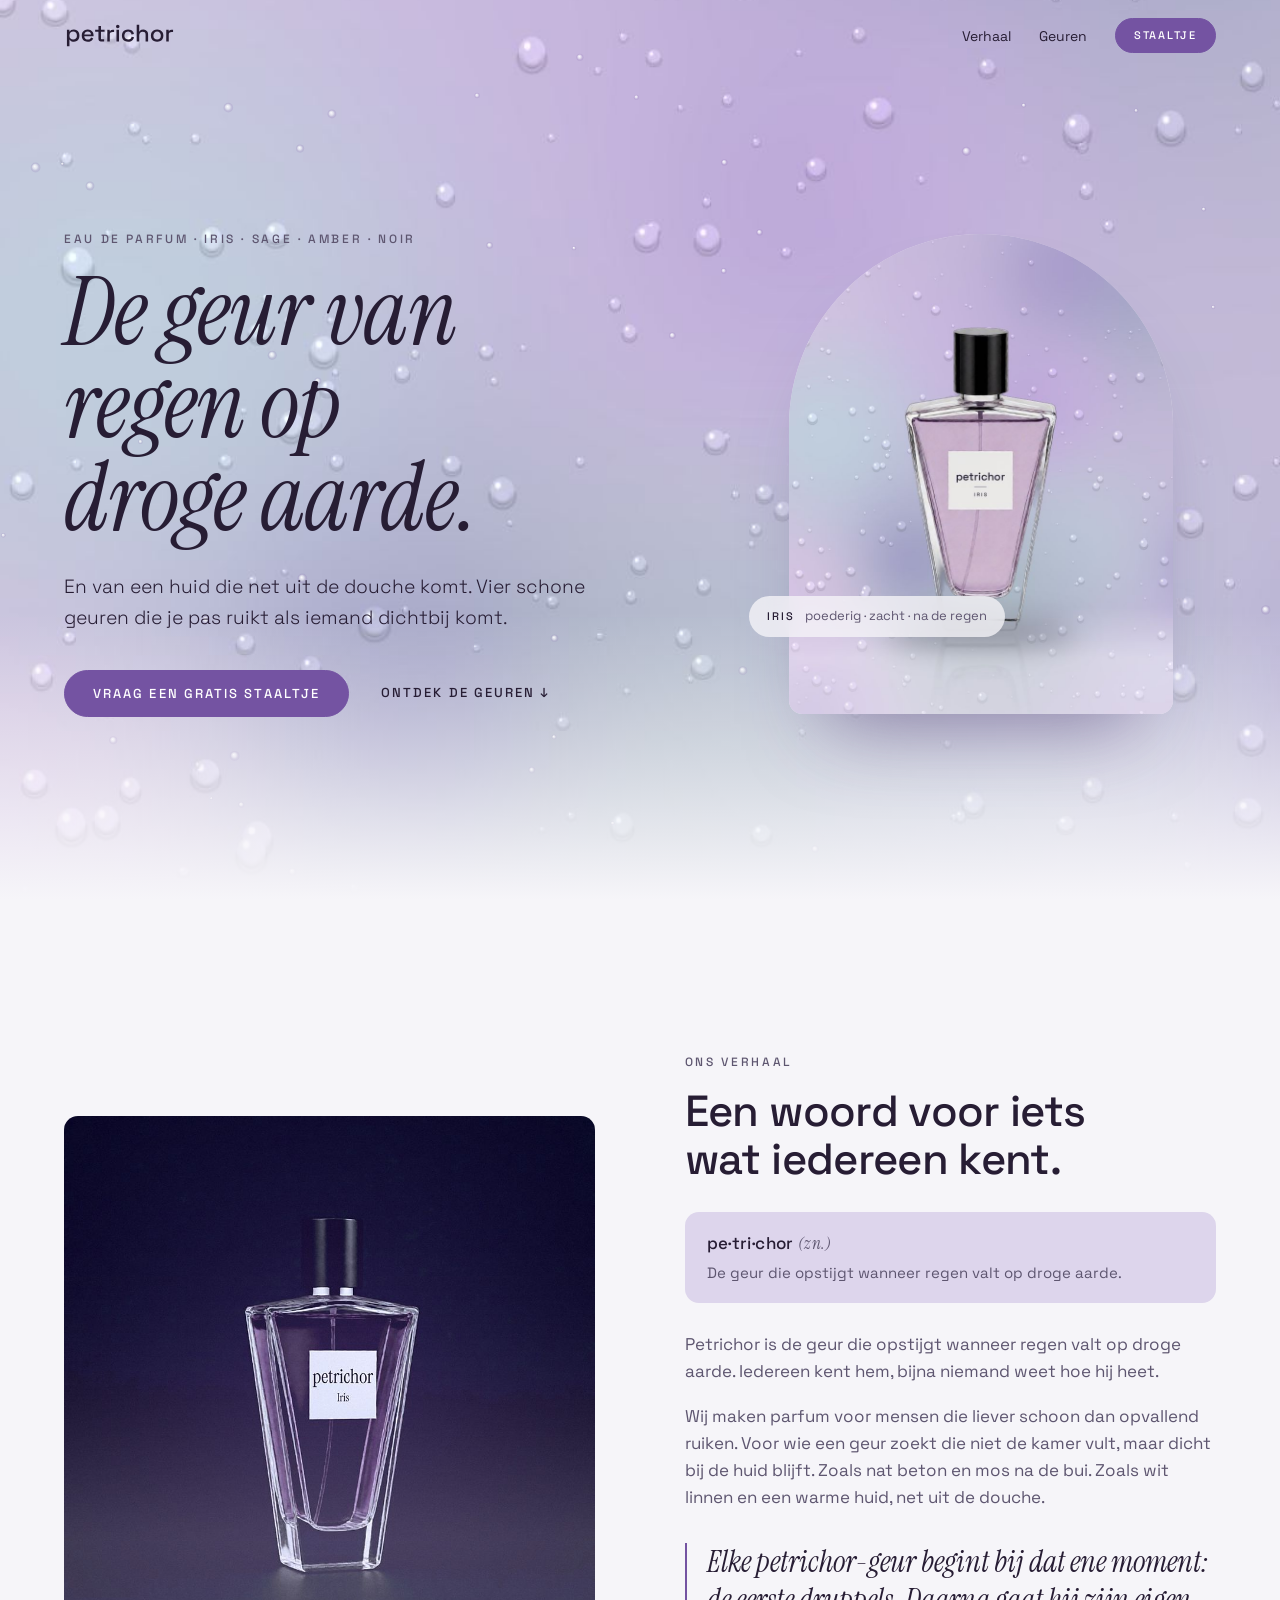
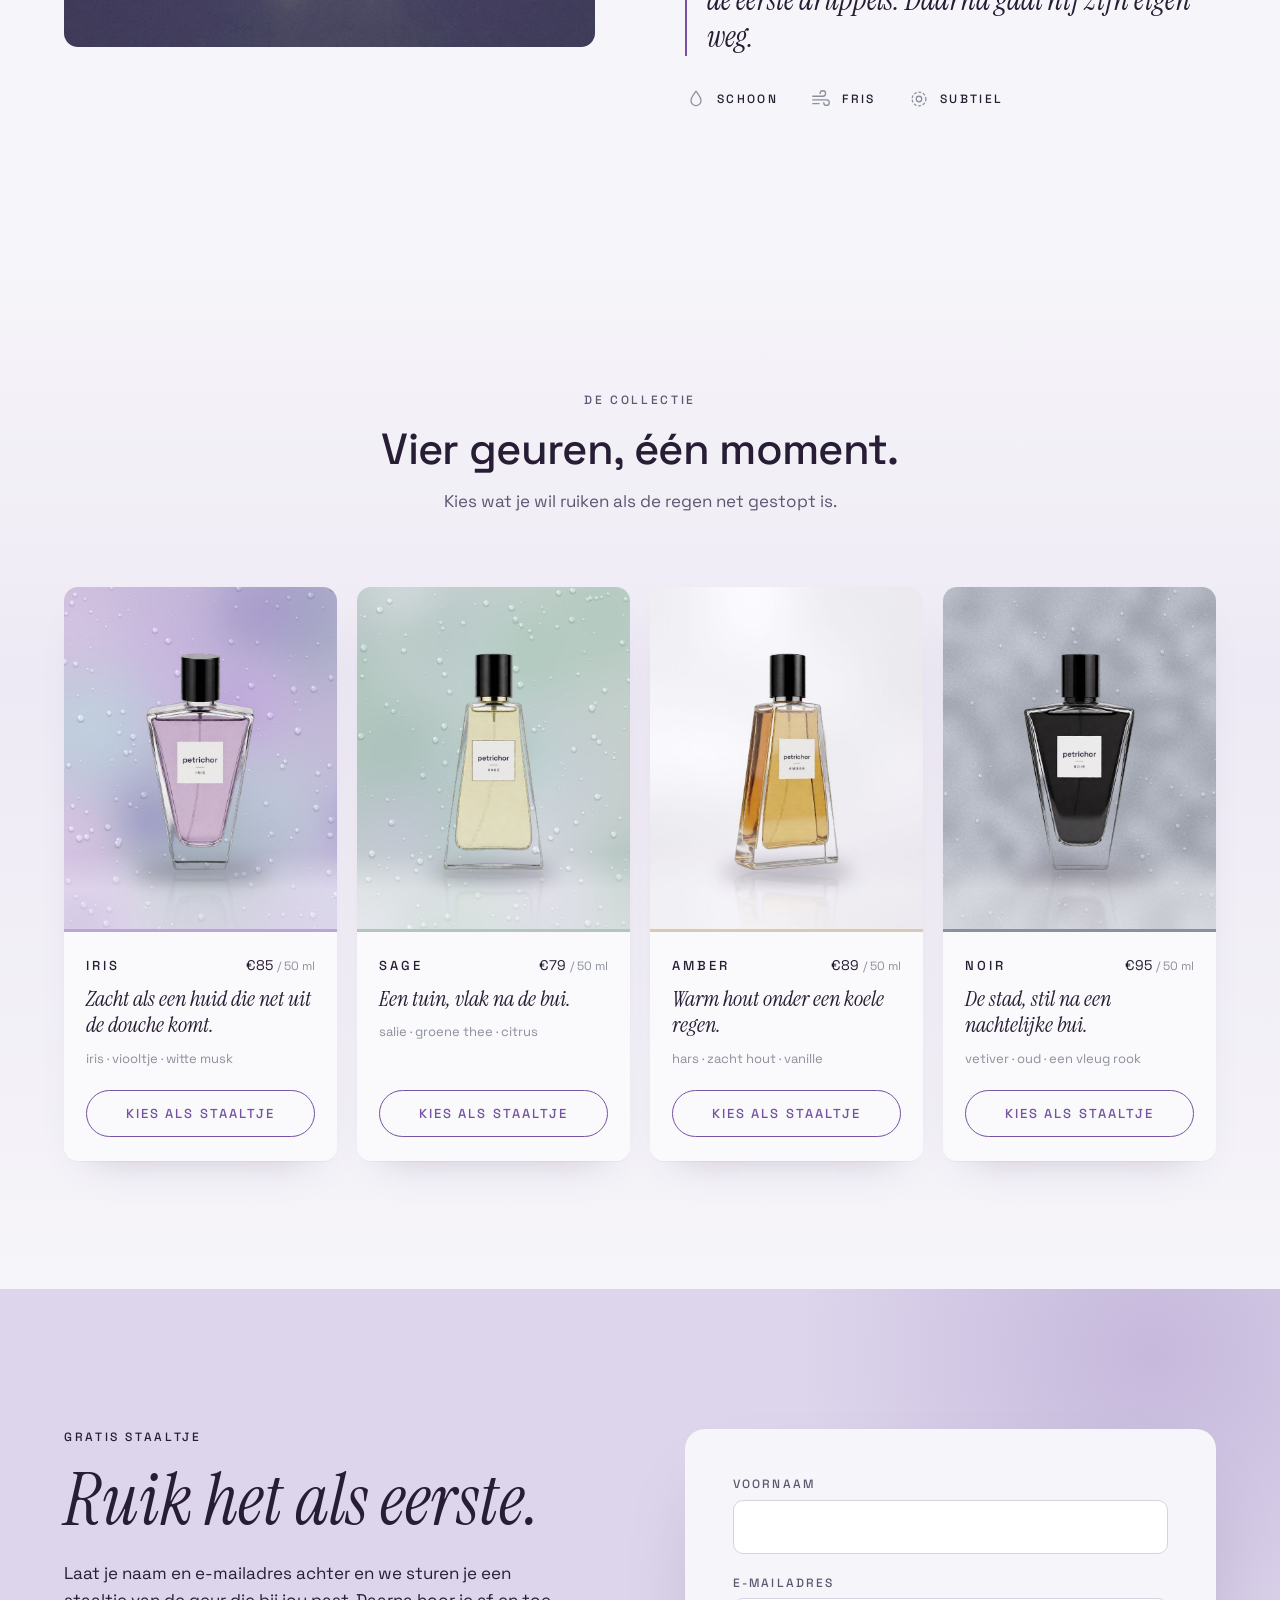
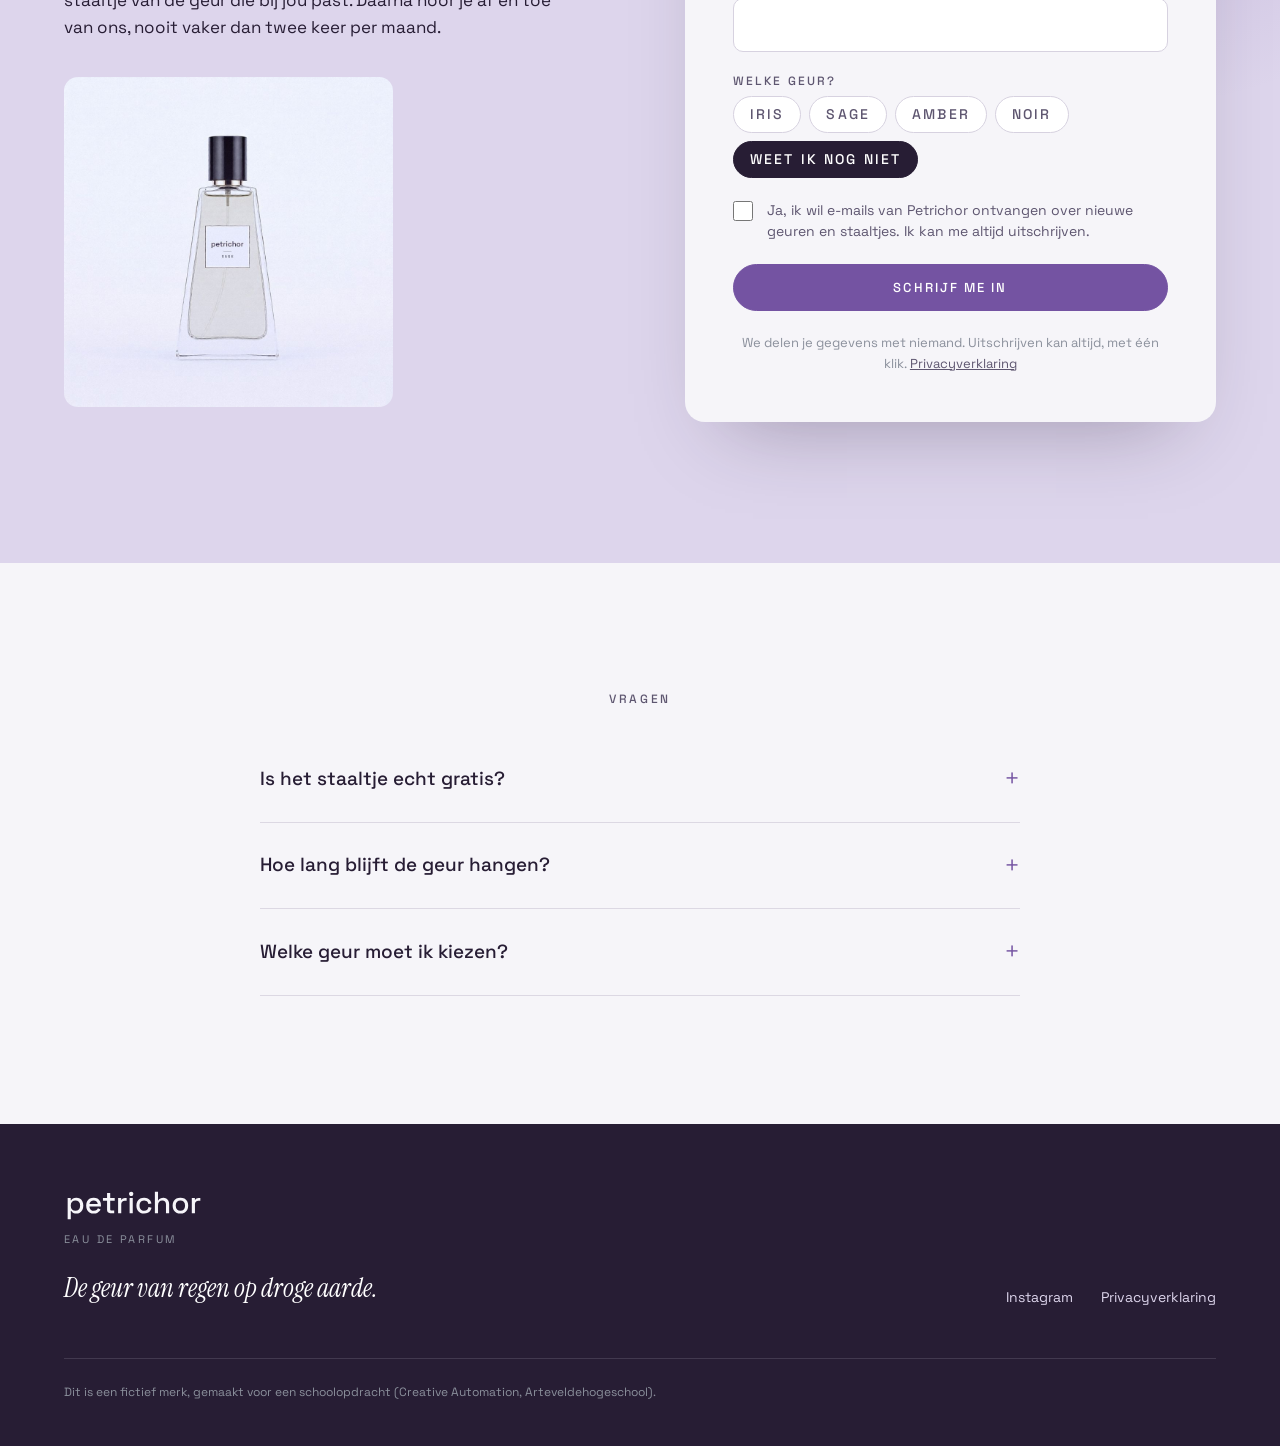
<file: index.html>
<!doctype html>
<html lang="nl">
<head>
  <meta charset="utf-8">
  <meta name="viewport" content="width=device-width, initial-scale=1">
  <title>petrichor · de geur van regen op droge aarde</title>
  <meta name="description" content="Vier schone, subtiele eau de parfums: Iris, Sage, Amber en Noir. Schrijf je in en ontvang een gratis staaltje.">
  <meta name="theme-color" content="#F6F5F9">

  <!-- Delen op sociale media -->
  <meta property="og:title" content="petrichor · de geur van regen op droge aarde">
  <meta property="og:description" content="Vier schone, subtiele eau de parfums. Vraag een gratis staaltje.">
  <meta property="og:image" content="og-petrichor.jpg">
  <meta property="og:type" content="website">

  <link rel="icon" href="favicon.svg" type="image/svg+xml">

  <!-- Lettertypes: Space Grotesk (primair) + Instrument Serif (accent) -->
  <link rel="preconnect" href="https://fonts.googleapis.com">
  <link rel="preconnect" href="https://fonts.gstatic.com" crossorigin>
  <link href="https://fonts.googleapis.com/css2?family=Instrument+Serif:ital@0;1&family=Space+Grotesk:wght@300;400;500;700&display=swap" rel="stylesheet">

  <link rel="stylesheet" href="style.css">
</head>
<body>

  <a class="skip" href="#inhoud">Naar de inhoud</a>

  <!-- ============ NAVIGATIE ============ -->
  <header class="nav" id="nav">
    <a class="nav__logo" href="#top" aria-label="petrichor, naar boven">
      <img src="Petrichor_wordmark_PlumInk.svg" alt="petrichor" width="118" height="29">
    </a>
    <nav aria-label="Hoofdmenu">
      <ul class="nav__links">
        <li><a href="#verhaal">Verhaal</a></li>
        <li><a href="#geuren">Geuren</a></li>
        <li><a class="btn btn--small" href="#staaltje">Staaltje</a></li>
      </ul>
    </nav>
  </header>

  <main id="inhoud">

    <!-- ============ 1. HERO ============ -->
    <section class="hero" id="top" aria-labelledby="hero-titel">
      <canvas class="hero__rain" aria-hidden="true"></canvas>
      <div class="hero__inner wrap">
        <div class="hero__text">
          <p class="label">Eau de parfum · Iris · Sage · Amber · Noir</p>
          <h1 id="hero-titel" class="serif hero__title">De geur van regen op droge&nbsp;aarde.</h1>
          <p class="hero__sub">En van een huid die net uit de douche komt. Vier schone geuren die je pas ruikt als iemand dichtbij komt.</p>
          <div class="hero__actions">
            <a class="btn" href="#staaltje">Vraag een gratis staaltje</a>
            <a class="link-arrow" href="#geuren">Ontdek de geuren <span aria-hidden="true">↓</span></a>
          </div>
        </div>
        <figure class="hero__visual">
          <img src="geur-iris.jpg" width="800" height="1000"
               alt="Iris-fles met petrichor-label voor een raam met regendruppels, in zacht lila licht.">
          <figcaption class="hero__tag"><span>Iris</span> poederig · zacht · na de regen</figcaption>
        </figure>
      </div>
    </section>

    <!-- ============ 2. VERHAAL ============ -->
    <section class="story wrap" id="verhaal" aria-labelledby="verhaal-titel">
      <figure class="story__img reveal">
        <img src="verhaal-iris-donker.jpg" width="900" height="900" loading="lazy"
             alt="Iris-fles met petrichor-label op een donker, violet decor met zacht licht van boven.">
      </figure>
      <div class="story__text reveal">
        <p class="label">Ons verhaal</p>
        <h2 id="verhaal-titel">Een woord voor iets wat iedereen kent.</h2>

        <dl class="definition">
          <dt>pe·tri·chor <span>(zn.)</span></dt>
          <dd>De geur die opstijgt wanneer regen valt op droge aarde.</dd>
        </dl>

        <p>Petrichor is de geur die opstijgt wanneer regen valt op droge aarde. Iedereen kent hem, bijna niemand weet hoe hij heet.</p>
        <p>Wij maken parfum voor mensen die liever schoon dan opvallend ruiken. Voor wie een geur zoekt die niet de kamer vult, maar dicht bij de huid blijft. Zoals nat beton en mos na de bui. Zoals wit linnen en een warme huid, net uit de douche.</p>
        <p class="serif story__quote">Elke petrichor-geur begint bij dat ene moment: de eerste druppels. Daarna gaat hij zijn eigen weg.</p>

        <ul class="values" aria-label="Kernwoorden">
          <li>
            <svg viewBox="0 0 24 24" aria-hidden="true"><path d="M12 3.5c3 4 5.5 7.2 5.5 10.2a5.5 5.5 0 0 1-11 0c0-3 2.5-6.2 5.5-10.2Z"/></svg>
            Schoon
          </li>
          <li>
            <svg viewBox="0 0 24 24" aria-hidden="true"><path d="M3 9h11a3 3 0 1 0-3-3M3 13h15a3 3 0 1 1-3 3M3 17h7"/></svg>
            Fris
          </li>
          <li>
            <svg viewBox="0 0 24 24" aria-hidden="true"><circle cx="12" cy="12" r="3"/><circle cx="12" cy="12" r="7.5" stroke-dasharray="2 3"/></svg>
            Subtiel
          </li>
        </ul>
      </div>
    </section>

    <!-- ============ 3. DE GEUREN ============ -->
    <section class="scents" id="geuren" aria-labelledby="geuren-titel">
      <div class="wrap">
        <header class="section-head reveal">
          <p class="label">De collectie</p>
          <h2 id="geuren-titel">Vier geuren, één moment.</h2>
          <p class="section-head__intro">Kies wat je wil ruiken als de regen net gestopt is.</p>
        </header>

        <ul class="scents__grid">
          <li class="card reveal" style="--accent:#B9A6D6">
            <img src="geur-iris.jpg" width="800" height="1000" loading="lazy"
                 alt="Iris-fles met petrichor-label voor een raam met regendruppels, in zacht lila licht.">
            <div class="card__body">
              <div class="card__top"><h3>Iris</h3><span class="card__price">€85 <small>/ 50 ml</small></span></div>
              <p class="serif card__line">Zacht als een huid die net uit de douche komt.</p>
              <p class="card__notes">iris · viooltje · witte musk</p>
              <button class="btn btn--ghost" type="button" data-geur="Iris">Kies als staaltje</button>
            </div>
          </li>
          <li class="card reveal" style="--accent:#B3C6BD">
            <img src="geur-sage.jpg" width="800" height="1000" loading="lazy"
                 alt="Sage-fles met petrichor-label voor een beslagen raam met groene en grijze tinten.">
            <div class="card__body">
              <div class="card__top"><h3>Sage</h3><span class="card__price">€79 <small>/ 50 ml</small></span></div>
              <p class="serif card__line">Een tuin, vlak na de bui.</p>
              <p class="card__notes">salie · groene thee · citrus</p>
              <button class="btn btn--ghost" type="button" data-geur="Sage">Kies als staaltje</button>
            </div>
          </li>
          <li class="card reveal" style="--accent:#D9C9B4">
            <img src="geur-amber.jpg" width="800" height="1000" loading="lazy"
                 alt="Amber-fles met petrichor-label op wit linnen in bewolkt daglicht.">
            <div class="card__body">
              <div class="card__top"><h3>Amber</h3><span class="card__price">€89 <small>/ 50 ml</small></span></div>
              <p class="serif card__line">Warm hout onder een koele regen.</p>
              <p class="card__notes">hars · zacht hout · vanille</p>
              <button class="btn btn--ghost" type="button" data-geur="Amber">Kies als staaltje</button>
            </div>
          </li>
          <li class="card reveal" style="--accent:#8B909C">
            <img src="geur-noir.jpg" width="800" height="1000" loading="lazy"
                 alt="Noir-fles met petrichor-label op nat, lichtgrijs beton met kleine druppels.">
            <div class="card__body">
              <div class="card__top"><h3>Noir</h3><span class="card__price">€95 <small>/ 50 ml</small></span></div>
              <p class="serif card__line">De stad, stil na een nachtelijke bui.</p>
              <p class="card__notes">vetiver · oud · een vleug rook</p>
              <button class="btn btn--ghost" type="button" data-geur="Noir">Kies als staaltje</button>
            </div>
          </li>
        </ul>
      </div>
    </section>

    <!-- ============ 4. CTA + NIEUWSBRIEF ============ -->
    <section class="signup" id="staaltje" aria-labelledby="staaltje-titel">
      <div class="wrap signup__inner">
        <div class="signup__intro reveal">
          <p class="label">Gratis staaltje</p>
          <h2 id="staaltje-titel" class="serif signup__title">Ruik het als eerste.</h2>
          <p>Laat je naam en e-mailadres achter en we sturen je een staaltje van de geur die bij jou past. Daarna hoor je af en toe van ons, nooit vaker dan twee keer per maand.</p>
          <img class="signup__img" src="staaltje-sage.jpg" width="900" height="900" loading="lazy"
               alt="Sage-fles met petrichor-label op een licht, koel decor.">
        </div>

        <div class="signup__card reveal">
          <!-- ================================================================
               MAILERLITE  ·  KIES ÉÉN VAN DE TWEE MANIEREN
               ----------------------------------------------------------------
               MANIER A (aanbevolen, de huisstijl blijft):
                 Open main.js en vul bovenaan MAILERLITE_ACTION in met de
                 action-URL uit je MailerLite-embedcode
                 (begint met https://assets.mailerlite.com/jsonp/...).
                 Het formulier hieronder stuurt dan rechtstreeks naar MailerLite.

               MANIER B (de volledige embedcode van MailerLite):
                 Verwijder alles tussen "BEGIN FORMULIER" en "EINDE FORMULIER"
                 en plak op die plek de HTML-embedcode uit MailerLite
                 (Forms > jouw form > Overview > Embed form > HTML code).
                 style.css past de lettertypes en kleuren al aan.
               ================================================================ -->

          <!-- BEGIN FORMULIER -->
          <form class="form" id="staaltje-form" novalidate>
            <div class="field">
              <label for="f-naam">Voornaam</label>
              <input id="f-naam" name="fields[name]" type="text" autocomplete="given-name" required>
            </div>
            <div class="field">
              <label for="f-email">E-mailadres</label>
              <input id="f-email" name="fields[email]" type="email" autocomplete="email" required>
            </div>
            <div class="field">
              <span class="field__label" id="geur-label">Welke geur?</span>
              <div class="chips" role="radiogroup" aria-labelledby="geur-label">
                <label class="chip"><input type="radio" name="fields[geur]" value="Iris"><span>Iris</span></label>
                <label class="chip"><input type="radio" name="fields[geur]" value="Sage"><span>Sage</span></label>
                <label class="chip"><input type="radio" name="fields[geur]" value="Amber"><span>Amber</span></label>
                <label class="chip"><input type="radio" name="fields[geur]" value="Noir"><span>Noir</span></label>
                <label class="chip"><input type="radio" name="fields[geur]" value="Weet ik nog niet" checked><span>Weet ik nog niet</span></label>
              </div>
            </div>
            <label class="check">
              <input type="checkbox" name="gdpr[]" value="Email" required>
              <span>Ja, ik wil e-mails van Petrichor ontvangen over nieuwe geuren en staaltjes. Ik kan me altijd uitschrijven.</span>
            </label>
            <input type="hidden" name="ml-submit" value="1">
            <input type="hidden" name="anticsrf" value="true">

            <p class="form__error" role="alert" hidden></p>
            <button class="btn btn--full" type="submit">Schrijf me in</button>
            <p class="form__small">We delen je gegevens met niemand. Uitschrijven kan altijd, met één klik. <a href="privacy.html">Privacyverklaring</a></p>
          </form>

          <div class="form__success" id="staaltje-bedankt" hidden tabindex="-1">
            <p class="serif">Bedankt.</p>
            <p>Kijk even in je mailbox: we sturen je een bevestiging.</p>
          </div>
          <!-- EINDE FORMULIER -->
        </div>
      </div>
    </section>

    <!-- ============ 5. FAQ ============ -->
    <section class="faq wrap" aria-labelledby="faq-titel">
      <h2 id="faq-titel" class="label">Vragen</h2>
      <details>
        <summary>Is het staaltje echt gratis?</summary>
        <p>Ja. Je betaalt niets en je zit nergens aan vast.</p>
      </details>
      <details>
        <summary>Hoe lang blijft de geur hangen?</summary>
        <p>Een eau de parfum blijft zes tot acht uur dicht bij de huid. Bewust subtiel: je ruikt hem vooral als iemand dichtbij komt.</p>
      </details>
      <details>
        <summary>Welke geur moet ik kiezen?</summary>
        <p>Twijfel je, kies dan Iris: onze zachtste geur.</p>
      </details>
    </section>

  </main>

  <!-- ============ FOOTER ============ -->
  <footer class="footer">
    <div class="wrap footer__inner">
      <div>
        <img src="Petrichor_wordmark_Wit.svg" alt="petrichor" width="140" height="35">
        <p class="footer__edp">Eau de parfum</p>
        <p class="serif footer__line">De geur van regen op droge aarde.</p>
      </div>
      <ul class="footer__links">
        <li><a href="#" rel="noopener">Instagram</a></li>
        <li><a href="privacy.html">Privacyverklaring</a></li>
      </ul>
    </div>
    <div class="wrap"><p class="footer__note">Dit is een fictief merk, gemaakt voor een schoolopdracht (Creative Automation, Arteveldehogeschool).</p></div>
  </footer>

  <script src="main.js" defer></script>
</body>
</html>
</file>
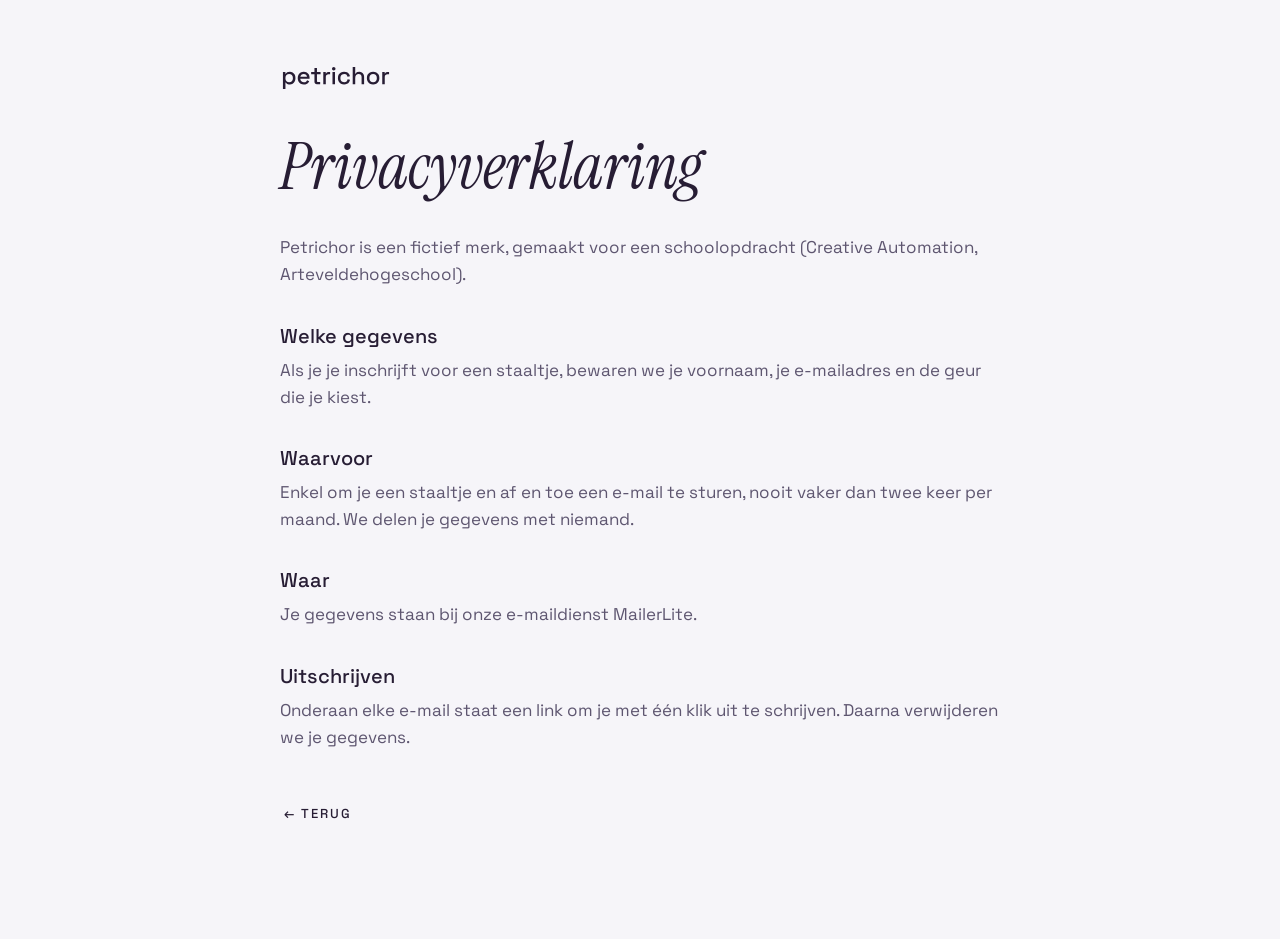
<file: privacy.html>
<!doctype html>
<html lang="nl">
<head>
  <meta charset="utf-8">
  <meta name="viewport" content="width=device-width, initial-scale=1">
  <title>Privacyverklaring · petrichor</title>
  <link rel="icon" href="favicon.svg" type="image/svg+xml">
  <link rel="preconnect" href="https://fonts.googleapis.com">
  <link rel="preconnect" href="https://fonts.gstatic.com" crossorigin>
  <link href="https://fonts.googleapis.com/css2?family=Instrument+Serif:ital@0;1&family=Space+Grotesk:wght@300;400;500;700&display=swap" rel="stylesheet">
  <link rel="stylesheet" href="style.css">
  <style>.privacy{max-width:calc(720px + 2*var(--gutter));padding-block:64px 96px}.privacy h1{font-size:clamp(40px,6vw,64px);margin:40px 0 32px}.privacy h2{font-size:20px;margin:36px 0 10px}.privacy p{color:var(--muted)}</style>
</head>
<body>
  <main class="privacy wrap">
    <a href="index.html"><img src="Petrichor_wordmark_PlumInk.svg" alt="petrichor, terug naar de startpagina" width="112" height="28"></a>
    <h1 class="serif">Privacyverklaring</h1>
    <p>Petrichor is een fictief merk, gemaakt voor een schoolopdracht (Creative Automation, Arteveldehogeschool).</p>
    <h2>Welke gegevens</h2>
    <p>Als je je inschrijft voor een staaltje, bewaren we je voornaam, je e-mailadres en de geur die je kiest.</p>
    <h2>Waarvoor</h2>
    <p>Enkel om je een staaltje en af en toe een e-mail te sturen, nooit vaker dan twee keer per maand. We delen je gegevens met niemand.</p>
    <h2>Waar</h2>
    <p>Je gegevens staan bij onze e-maildienst MailerLite.</p>
    <h2>Uitschrijven</h2>
    <p>Onderaan elke e-mail staat een link om je met één klik uit te schrijven. Daarna verwijderen we je gegevens.</p>
    <p style="margin-top:48px"><a class="link-arrow" href="index.html">← Terug</a></p>
  </main>
</body>
</html>
</file>
<file: style.css>
/* ==========================================================
   petrichor · landingspagina
   Kleuren en lettertypes volgen 01_Merk/design-guidelines.md
   ========================================================== */

:root {
  --violet: #7453A2;      /* Petrichor Violet: knoppen, accenten */
  --plum: #271D34;        /* Plum Ink: tekst, donkere vlakken */
  --violet-deep: #523974; /* hover */
  --muted: #5E5670;       /* secundaire tekst */
  --lilac: #DDD5EC;       /* zachte vlakken */
  --rain: #F6F5F9;        /* basisachtergrond */
  --stone: #8B909C;       /* labels, lijnen */
  --moss: #B3C6BD;        /* groen accent, spaarzaam */

  --sans: "Space Grotesk", system-ui, sans-serif;
  --serif: "Instrument Serif", Georgia, serif;

  --radius: 14px;
  --gutter: clamp(16px, 5vw, 72px);
  --max: 1200px;
  color-scheme: light;
}

*, *::before, *::after { box-sizing: border-box; }
html { scroll-behavior: smooth; scroll-padding-top: 80px; }
body {
  margin: 0;
  background: var(--rain);
  color: var(--plum);
  font: 400 17px/1.6 var(--sans);
  -webkit-font-smoothing: antialiased;
}
img { display: block; max-width: 100%; height: auto; }
a { color: inherit; }
h1, h2, h3 { margin: 0; font-weight: 500; line-height: 1.1; }
p { margin: 0 0 1em; }

.wrap { width: 100%; max-width: calc(var(--max) + 2 * var(--gutter)); margin: 0 auto; padding: 0 var(--gutter); }
.serif { font-family: var(--serif); font-style: italic; font-weight: 400; }
.label {
  font: 500 12px/1.4 var(--sans);
  letter-spacing: .22em;
  text-transform: uppercase;
  color: var(--muted);
  margin: 0 0 18px;
}
.skip { position: absolute; left: -9999px; }
.skip:focus { left: 16px; top: 16px; z-index: 99; background: var(--plum); color: #fff; padding: 8px 14px; border-radius: 8px; }
:focus-visible { outline: 2px solid var(--violet); outline-offset: 3px; }

/* ---------- Knoppen ---------- */
.btn {
  display: inline-flex; align-items: center; justify-content: center;
  padding: 16px 28px;
  border: 1px solid var(--violet);
  border-radius: 999px;
  background: var(--violet);
  color: #fff;
  font: 500 13px/1 var(--sans);
  letter-spacing: .16em;
  text-transform: uppercase;
  text-decoration: none;
  cursor: pointer;
  transition: background .25s, border-color .25s, color .25s, transform .25s;
}
.btn:hover { background: var(--violet-deep); border-color: var(--violet-deep); }
.btn:active { transform: translateY(1px); }
.btn--small { padding: 11px 18px; font-size: 11px; }
.btn--ghost { background: transparent; color: var(--violet); }
.btn--ghost:hover { background: var(--violet); color: #fff; }
.btn--full { width: 100%; }
.link-arrow {
  font: 500 13px/1 var(--sans); letter-spacing: .16em; text-transform: uppercase;
  text-decoration: none; color: var(--plum);
  padding: 16px 4px; border-bottom: 1px solid transparent;
}
.link-arrow:hover { border-bottom-color: currentColor; }

/* ---------- Navigatie ---------- */
.nav {
  position: fixed; inset: 0 0 auto; z-index: 20;
  display: flex; align-items: center; justify-content: space-between;
  padding: 18px var(--gutter);
  transition: background .3s, box-shadow .3s, padding .3s;
}
.nav.is-scrolled {
  background: rgba(246, 245, 249, .82);
  backdrop-filter: blur(14px); -webkit-backdrop-filter: blur(14px);
  box-shadow: 0 1px 0 rgba(39, 29, 52, .06);
  padding-block: 12px;
}
.nav__logo img { width: 112px; height: auto; }
.nav__links { display: flex; align-items: center; gap: 28px; list-style: none; margin: 0; padding: 0; }
.nav__links a:not(.btn) { text-decoration: none; font-size: 14px; color: var(--plum); }
.nav__links a:not(.btn):hover { color: var(--violet); }

/* ---------- 1. Hero ---------- */
.hero {
  position: relative;
  min-height: 100svh;
  display: flex; align-items: center;
  padding: 120px 0 72px;
  background: url("hero-regen.jpg") center / cover no-repeat;
  overflow: hidden;
  isolation: isolate;
}
.hero::after { /* nevel onderaan, vloeit over in Rain White */
  content: ""; position: absolute; inset: auto 0 0; height: 32%; z-index: -1;
  background: linear-gradient(to bottom, rgba(246,245,249,0), var(--rain));
}
.hero__rain { position: absolute; inset: 0; width: 100%; height: 100%; z-index: -1; pointer-events: none; }
.hero__inner { display: grid; grid-template-columns: 1.15fr .85fr; align-items: center; gap: 48px; }
.hero__title { font-size: clamp(48px, 7.4vw, 104px); line-height: .98; letter-spacing: -.01em; margin-bottom: 28px; max-width: 11ch; }
.hero__sub { font-size: clamp(17px, 1.5vw, 20px); font-weight: 300; max-width: 30em; color: var(--plum); margin-bottom: 36px; }
.hero__actions { display: flex; flex-wrap: wrap; align-items: center; gap: 12px 28px; }

.hero__visual { position: relative; margin: 0; justify-self: center; }
.hero__visual img {
  width: clamp(260px, 30vw, 420px);
  aspect-ratio: 4 / 5; object-fit: cover;
  border-radius: 200px 200px var(--radius) var(--radius); /* boogvorm, als een raam */
  box-shadow: 0 50px 80px -40px rgba(82, 57, 116, .55), 0 0 0 1px rgba(255,255,255,.5) inset;
  animation: float 8s ease-in-out infinite;
}
.hero__tag {
  position: absolute; left: -40px; bottom: 16%;
  background: rgba(246, 245, 249, .78);
  backdrop-filter: blur(10px); -webkit-backdrop-filter: blur(10px);
  border-radius: 999px;
  padding: 10px 18px;
  font-size: 13px; color: var(--muted); white-space: nowrap;
}
.hero__tag span { font-weight: 500; color: var(--plum); letter-spacing: .16em; text-transform: uppercase; font-size: 11px; margin-right: 8px; }
@keyframes float { 50% { transform: translateY(-14px); } }

/* ---------- 2. Verhaal ---------- */
.story {
  display: grid; grid-template-columns: 1fr 1fr; gap: clamp(40px, 7vw, 112px);
  align-items: center;
  padding-block: clamp(80px, 12vw, 160px);
}
.story__img { margin: 0; }
.story__img img { border-radius: var(--radius); width: 100%; aspect-ratio: 1; object-fit: cover; }
.story h2 { font-size: clamp(30px, 3.4vw, 44px); letter-spacing: -.015em; margin-bottom: 28px; max-width: 16ch; }
.story__text > p { color: var(--muted); }
.story__quote { font-size: clamp(24px, 2.4vw, 30px); line-height: 1.25; color: var(--plum) !important; margin: 32px 0; padding-left: 20px; border-left: 2px solid var(--violet); }

.definition {
  margin: 0 0 28px; padding: 18px 22px;
  background: var(--lilac); border-radius: var(--radius);
}
.definition dt { font-weight: 500; letter-spacing: .02em; }
.definition dt span { font-family: var(--serif); font-style: italic; color: var(--muted); font-weight: 400; }
.definition dd { margin: 4px 0 0; color: var(--muted); font-size: 15px; }

.values { display: flex; flex-wrap: wrap; gap: 12px 32px; list-style: none; padding: 0; margin: 8px 0 0; }
.values li { display: flex; align-items: center; gap: 10px; font: 500 12px/1 var(--sans); letter-spacing: .2em; text-transform: uppercase; color: var(--plum); }
.values svg { width: 22px; height: 22px; fill: none; stroke: var(--stone); stroke-width: 1.4; stroke-linecap: round; stroke-linejoin: round; }

/* ---------- 3. Geuren ---------- */
.scents { padding-block: clamp(72px, 10vw, 140px); background: linear-gradient(var(--rain), #EEEAF5 40%, var(--rain)); }
.section-head { text-align: center; max-width: 640px; margin: 0 auto clamp(40px, 6vw, 72px); }
.section-head h2 { font-size: clamp(30px, 3.4vw, 44px); letter-spacing: -.015em; margin-bottom: 14px; }
.section-head__intro { color: var(--muted); }

.scents__grid { display: grid; grid-template-columns: repeat(4, 1fr); gap: 20px; list-style: none; margin: 0; padding: 0; }
.card {
  display: flex; flex-direction: column;
  background: #fff;
  background: color-mix(in srgb, var(--rain) 60%, #fff);
  border-radius: var(--radius);
  overflow: hidden;
  box-shadow: 0 1px 0 rgba(39,29,52,.04), 0 20px 40px -28px rgba(82,57,116,.35);
  transition: transform .4s ease, box-shadow .4s ease;
}
.card:hover { transform: translateY(-6px); box-shadow: 0 1px 0 rgba(39,29,52,.04), 0 30px 50px -28px rgba(82,57,116,.45); }
.card img { aspect-ratio: 4 / 5; object-fit: cover; width: 100%; transition: transform .8s ease; }
.card:hover img { transform: scale(1.03); }
.card__body { display: flex; flex-direction: column; flex: 1; padding: 22px 22px 24px; border-top: 3px solid var(--accent, var(--lilac)); position: relative; z-index: 1; background: inherit; }
.card__top { display: flex; justify-content: space-between; align-items: baseline; margin-bottom: 10px; }
.card h3 { font-size: 13px; font-weight: 500; letter-spacing: .24em; text-transform: uppercase; }
.card__price { font-size: 14px; color: var(--plum); }
.card__price small { color: var(--stone); font-size: 12px; }
.card__line { font-size: 22px; line-height: 1.2; margin-bottom: 10px; }
.card__notes { font-size: 13px; color: var(--stone); margin-bottom: 20px; }
.card .btn { margin-top: auto; }

/* ---------- 4. Sign-up ---------- */
.signup { background: var(--lilac); padding-block: clamp(80px, 11vw, 150px); position: relative; overflow: hidden; }
.signup::before { /* zachte violette gloed */
  content: ""; position: absolute; width: 60vw; height: 60vw; right: -20vw; top: -25vw;
  background: radial-gradient(circle, rgba(116,83,162,.22), transparent 65%);
  pointer-events: none;
}
.signup__inner { display: grid; grid-template-columns: 1fr 1fr; gap: clamp(40px, 7vw, 96px); align-items: start; position: relative; }
.signup__title { font-size: clamp(44px, 5.6vw, 76px); line-height: 1; margin-bottom: 24px; }
.signup__intro > p { max-width: 30em; color: var(--plum); }
.signup__img { margin-top: 36px; width: 62%; border-radius: var(--radius); }

.signup__card {
  background: var(--rain);
  border-radius: calc(var(--radius) + 6px);
  padding: clamp(28px, 4vw, 48px);
  box-shadow: 0 40px 80px -40px rgba(39, 29, 52, .35);
}
.form { display: grid; gap: 22px; }
.field { display: grid; gap: 8px; }
.field label, .field__label { font: 500 12px/1.2 var(--sans); letter-spacing: .18em; text-transform: uppercase; color: var(--muted); }
.field input {
  width: 100%;
  font: 400 17px/1.4 var(--sans); color: var(--plum);
  padding: 14px 16px;
  background: #fff; border: 1px solid #D7D2E0; border-radius: 10px;
  transition: border-color .2s, box-shadow .2s;
}
.field input:focus { outline: none; border-color: var(--violet); box-shadow: 0 0 0 4px rgba(116,83,162,.15); }
.field input[aria-invalid="true"] { border-color: #A34B6E; }

.chips { display: flex; flex-wrap: wrap; gap: 8px; }
.chip { position: relative; cursor: pointer; }
.chip input { position: absolute; opacity: 0; inset: 0; cursor: pointer; }
.chip span {
  display: inline-block; padding: 9px 16px; border-radius: 999px;
  border: 1px solid #D7D2E0; background: #fff;
  font-size: 14px; transition: all .2s;
}
.chip:hover span { border-color: var(--violet); }
.chip input:checked + span { background: var(--plum); border-color: var(--plum); color: #fff; }
.chip input:focus-visible + span { outline: 2px solid var(--violet); outline-offset: 2px; }

.check { display: grid; grid-template-columns: 22px 1fr; gap: 12px; align-items: start; font-size: 14px; color: var(--muted); line-height: 1.5; cursor: pointer; }
.check input { width: 20px; height: 20px; margin: 1px 0 0; accent-color: var(--violet); cursor: pointer; }

.form__error { margin: 0; color: #A34B6E; font-size: 14px; }
.form__small { margin: 0; font-size: 13px; color: var(--stone); text-align: center; }
.form__small a { color: var(--muted); }
.form__success { text-align: center; padding: 40px 0; outline: none; }
.form__success .serif { font-size: 48px; line-height: 1; margin-bottom: 12px; color: var(--violet); }
.form__success p:last-child { color: var(--muted); }

/* MailerLite-embed (manier B): neem de huisstijl over */
.signup__card .ml-form-embedContainer,
.signup__card .ml-form-embedWrapper,
.signup__card .ml-form-embedBody { background: transparent !important; border: 0 !important; padding: 0 !important; max-width: none !important; }
.signup__card [class*="ml-form"] { font-family: var(--sans) !important; color: var(--plum) !important; }
.signup__card .ml-form-embedContainer input[type="text"],
.signup__card .ml-form-embedContainer input[type="email"],
.signup__card .ml-form-embedContainer select { border-radius: 10px !important; border-color: #D7D2E0 !important; padding: 14px 16px !important; font-size: 17px !important; height: auto !important; }
.signup__card .ml-form-embedContainer button[type="submit"] { background: var(--violet) !important; border-radius: 999px !important; text-transform: uppercase !important; letter-spacing: .16em !important; font-family: var(--sans) !important; padding: 16px !important; height: auto !important; }

/* ---------- 5. FAQ ---------- */
.faq { max-width: calc(760px + 2 * var(--gutter)); padding-block: clamp(72px, 10vw, 130px); }
.faq h2 { text-align: center; margin-bottom: 28px; }
.faq details { border-bottom: 1px solid #DCD8E3; }
.faq summary {
  list-style: none; cursor: pointer;
  display: flex; justify-content: space-between; align-items: center; gap: 16px;
  padding: 22px 0; font-size: 19px; font-weight: 500;
}
.faq summary::-webkit-details-marker { display: none; }
.faq summary::after { content: "+"; font-weight: 300; font-size: 26px; color: var(--violet); transition: transform .3s; }
.faq details[open] summary::after { transform: rotate(45deg); }
.faq details p { color: var(--muted); padding-bottom: 22px; margin: 0; max-width: 38em; }

/* ---------- Footer ---------- */
.footer { background: var(--plum); color: var(--lilac); padding: 64px 0 32px; }
.footer__inner { display: flex; justify-content: space-between; align-items: flex-end; gap: 32px; flex-wrap: wrap; }
.footer__inner img { width: 140px; }
.footer__edp { font-size: 11px; letter-spacing: .22em; text-transform: uppercase; margin: 8px 0 20px; color: var(--stone); }
.footer__line { font-size: 26px; color: #fff; margin: 0; }
.footer__links { list-style: none; display: flex; gap: 28px; margin: 0; padding: 0; }
.footer__links a { text-decoration: none; font-size: 14px; color: var(--lilac); }
.footer__links a:hover { color: #fff; }
.footer__note { margin-top: 48px; padding-top: 24px; border-top: 1px solid rgba(221,213,236,.15); font-size: 12px; color: var(--stone); }

/* ---------- Verschijnen bij scrollen ---------- */
.js .reveal { opacity: 0; transform: translateY(28px); transition: opacity .9s ease, transform .9s ease; }
.js .reveal.is-visible { opacity: 1; transform: none; }
.scents__grid .reveal:nth-child(2) { transition-delay: .08s; }
.scents__grid .reveal:nth-child(3) { transition-delay: .16s; }
.scents__grid .reveal:nth-child(4) { transition-delay: .24s; }

/* ---------- Responsive ---------- */
@media (max-width: 1024px) {
  .scents__grid { grid-template-columns: repeat(2, 1fr); }
}
@media (max-width: 820px) {
  .hero { padding-top: 96px; min-height: auto; }
  .hero__inner { grid-template-columns: 1fr; gap: 24px; text-align: left; }
  .hero__visual { order: 2; justify-self: start; }
  .hero__visual img { width: min(100%, 360px); }
  .hero__tag { left: 16px; bottom: 16px; }
  .story, .signup__inner { grid-template-columns: 1fr; }
  .story__img { max-width: 520px; }
  .signup__img { display: none; }
}
@media (max-width: 600px) {
  body { font-size: 16px; }
  .nav__links li:not(:last-child) { display: none; }
  .hero__title { font-size: 46px; }
  .hero__actions .btn { width: 100%; }
  /* geuren als swipebare rij */
  .scents__grid {
    grid-template-columns: none; grid-auto-flow: column; grid-auto-columns: 78%;
    overflow-x: auto; scroll-snap-type: x mandatory;
    margin: 0 calc(-1 * var(--gutter)); padding: 4px var(--gutter) 24px;
    scrollbar-width: none;
  }
  .scents__grid::-webkit-scrollbar { display: none; }
  .card { scroll-snap-align: center; }
  .footer__inner { flex-direction: column; align-items: flex-start; }
}

@media (prefers-reduced-motion: reduce) {
  html { scroll-behavior: auto; }
  *, *::before, *::after { animation: none !important; transition: none !important; }
  .js .reveal { opacity: 1; transform: none; }
}
</file>
